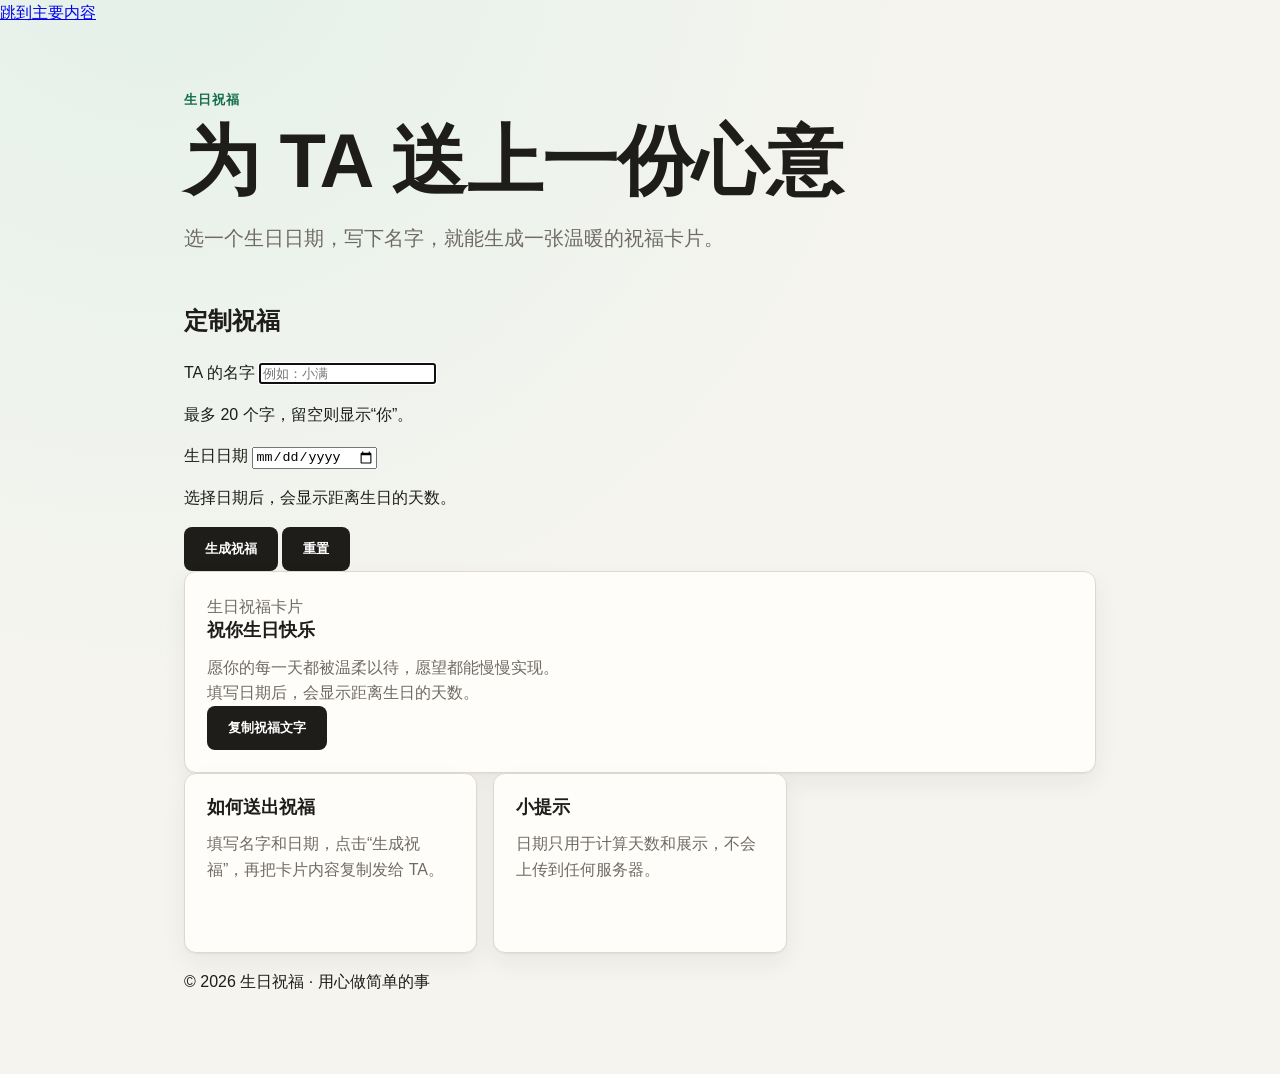
<file: index.html>
<!doctype html>
<html lang="zh-CN">
<head>
  <meta charset="utf-8">
  <meta name="viewport" content="width=device-width, initial-scale=1, viewport-fit=cover">
  <meta name="theme-color" content="#fdf2f8" media="(prefers-color-scheme: light)">
  <meta name="theme-color" content="#1f1720" media="(prefers-color-scheme: dark)">
  <meta name="description" content="生日祝福页面：为 TA 挑选日期，生成一张专属的祝福卡片，附上温暖的中文祝词与轻量动画。">
  <title>生日祝福 · 为 TA 送上一份心意</title>
  <link rel="stylesheet" href="index.css">
</head>
<body>
  <a class="skip-link" href="#main">跳到主要内容</a>

  <main class="page" id="main">
    <header class="hero">
      <p class="eyebrow">生日祝福</p>
      <h1>为 TA 送上一份心意</h1>
      <p class="lead">选一个生日日期，写下名字，就能生成一张温暖的祝福卡片。</p>
    </header>

    <section class="panel" aria-labelledby="form-title">
      <h2 id="form-title" class="panel-title">定制祝福</h2>
      <form class="form" id="wish-form" novalidate>
        <div class="field">
          <label class="label" for="name-input">TA 的名字</label>
          <input
            class="input"
            id="name-input"
            name="name"
            type="text"
            maxlength="20"
            autocomplete="off"
            enterkeyhint="next"
            placeholder="例如：小满"
            aria-describedby="name-hint">
          <p class="hint" id="name-hint">最多 20 个字，留空则显示“你”。</p>
        </div>

        <div class="field">
          <label class="label" for="date-input">生日日期</label>
          <input
            class="input"
            id="date-input"
            name="birthday"
            type="date"
            enterkeyhint="done"
            aria-describedby="date-hint">
          <p class="hint" id="date-hint">选择日期后，会显示距离生日的天数。</p>
        </div>

        <div class="actions">
          <button class="button" type="submit">生成祝福</button>
          <button class="button button-ghost" type="button" id="reset-btn">重置</button>
        </div>
      </form>
    </section>

    <section class="card-area" aria-live="polite" aria-atomic="true">
      <article class="card" id="wish-card" tabindex="-1">
        <p class="card-eyebrow">生日祝福卡片</p>
        <h2 class="card-title" id="card-title">祝你生日快乐</h2>
        <p class="card-text" id="card-text">愿你的每一天都被温柔以待，愿望都能慢慢实现。</p>
        <p class="card-meta" id="card-meta">填写日期后，会显示距离生日的天数。</p>
        <div class="card-actions">
          <button class="button button-ghost" type="button" id="copy-btn">复制祝福文字</button>
          <span class="copy-status" id="copy-status" role="status" aria-live="polite"></span>
        </div>
      </article>
    </section>

    <section class="grid" aria-labelledby="tips-title">
      <article class="card card-soft">
        <h2 id="tips-title">如何送出祝福</h2>
        <p>填写名字和日期，点击“生成祝福”，再把卡片内容复制发给 TA。</p>
      </article>
      <article class="card card-soft">
        <h2>小提示</h2>
        <p>日期只用于计算天数和展示，不会上传到任何服务器。</p>
      </article>
    </section>

    <footer class="footer">
      <p>© <span id="year">2024</span> 生日祝福 · 用心做简单的事</p>
    </footer>
  </main>

  <script>
    (function () {
      'use strict';

      var year = document.getElementById('year');
      if (year) {
        year.textContent = String(new Date().getFullYear());
      }

      var form = document.getElementById('wish-form');
      var nameInput = document.getElementById('name-input');
      var dateInput = document.getElementById('date-input');
      var resetBtn = document.getElementById('reset-btn');
      var copyBtn = document.getElementById('copy-btn');
      var copyStatus = document.getElementById('copy-status');
      var cardTitle = document.getElementById('card-title');
      var cardText = document.getElementById('card-text');
      var cardMeta = document.getElementById('card-meta');
      var wishCard = document.getElementById('wish-card');

      var DEFAULT_WISH = '愿你的每一天都被温柔以待，愿望都能慢慢实现。';

      var wishes = [
        '愿你的每一天都被温柔以待，愿望都能慢慢实现。',
        '愿新的一岁里，喜欢的事都顺利，想见的人都在身边。',
        '愿你被生活偏爱，被时光温柔，笑容常在。',
        '愿所有努力都有回响，所有期待都不落空。',
        '愿你的世界永远明亮，愿你的热爱永不降温。',
        '愿新的一岁，多喜乐，长安宁，所求皆如愿。'
      ];

      var reduceMotion = window.matchMedia &&
        window.matchMedia('(prefers-reduced-motion: reduce)').matches;

      function pad(n) {
        return n < 10 ? '0' + n : String(n);
      }

      function todayStart() {
        var now = new Date();
        return new Date(now.getFullYear(), now.getMonth(), now.getDate());
      }

      function daysUntilBirthday(dateStr) {
        if (!dateStr) return null;
        var parts = dateStr.split('-');
        if (parts.length !== 3) return null;
        var month = parseInt(parts[1], 10);
        var day = parseInt(parts[2], 10);
        if (!month || !day) return null;

        var today = todayStart();
        var next = new Date(today.getFullYear(), month - 1, day);
        if (next < today) {
          next = new Date(today.getFullYear() + 1, month - 1, day);
        }
        var diff = Math.round((next - today) / 86400000);
        return { days: diff, date: next };
      }

      function formatDate(d) {
        return d.getFullYear() + ' 年 ' + (d.getMonth() + 1) + ' 月 ' + d.getDate() + ' 日';
      }

      function setMeta(info) {
        if (info) {
          var dateLabel = formatDate(info.date);
          if (info.days === 0) {
            cardMeta.textContent = '就是今天！' + dateLabel;
            cardMeta.classList.add('is-today');
          } else if (info.days === 1) {
            cardMeta.textContent = '明天就是生日啦 · ' + dateLabel;
            cardMeta.classList.remove('is-today');
          } else {
            cardMeta.textContent = '距离下次生日还有 ' + info.days + ' 天 · ' + dateLabel;
            cardMeta.classList.remove('is-today');
          }
        } else {
          cardMeta.textContent = '填写日期后，会显示距离生日的天数。';
          cardMeta.classList.remove('is-today');
        }
      }

      function restartPop() {
        if (reduceMotion) return;
        wishCard.classList.remove('is-pop');
        // 触发重排以重启动画
        void wishCard.offsetWidth;
        wishCard.classList.add('is-pop');
      }

      function render() {
        var name = (nameInput.value || '').trim();
        var displayName = name || '你';
        var dateStr = dateInput.value;
        var info = daysUntilBirthday(dateStr);

        cardTitle.textContent = '祝' + displayName + '生日快乐';

        var wish = wishes[Math.floor(Math.random() * wishes.length)];
        cardText.textContent = wish;

        setMeta(info);
        restartPop();
        clearCopyStatus();
      }

      function clearCopyStatus() {
        copyStatus.textContent = '';
      }

      var copyTimer = null;
      function showCopyStatus(msg) {
        copyStatus.textContent = msg;
        if (copyTimer) clearTimeout(copyTimer);
        copyTimer = setTimeout(clearCopyStatus, 2400);
      }

      function copyText(text) {
        if (navigator.clipboard && navigator.clipboard.writeText) {
          return navigator.clipboard.writeText(text);
        }
        return new Promise(function (resolve, reject) {
          try {
            var ta = document.createElement('textarea');
            ta.value = text;
            ta.setAttribute('readonly', '');
            ta.style.position = 'fixed';
            ta.style.top = '-1000px';
            ta.style.opacity = '0';
            document.body.appendChild(ta);
            ta.select();
            var ok = document.execCommand('copy');
            document.body.removeChild(ta);
            ok ? resolve() : reject(new Error('copy failed'));
          } catch (err) {
            reject(err);
          }
        });
      }

      form.addEventListener('submit', function (e) {
        e.preventDefault();
        render();
        // 生成后把焦点移到卡片，方便读屏与键盘用户
        wishCard.focus({ preventScroll: false });
      });

      resetBtn.addEventListener('click', function () {
        nameInput.value = '';
        dateInput.value = '';
        cardTitle.textContent = '祝你生日快乐';
        cardText.textContent = DEFAULT_WISH;
        cardMeta.textContent = '填写日期后，会显示距离生日的天数。';
        cardMeta.classList.remove('is-today');
        wishCard.classList.remove('is-pop');
        clearCopyStatus();
        nameInput.focus();
      });

      copyBtn.addEventListener('click', function () {
        var title = cardTitle.textContent;
        var text = cardText.textContent;
        var meta = cardMeta.textContent;
        var payload = title + '\n' + text + (meta ? '\n' + meta : '');
        copyText(payload).then(function () {
          showCopyStatus('已复制，去发给 TA 吧');
        }).catch(function () {
          showCopyStatus('复制失败，请手动选择文字');
        });
      });

      // 输入时实时更新天数提示，减少一次点击
      dateInput.addEventListener('change', function () {
        setMeta(daysUntilBirthday(dateInput.value));
      });

      // 默认聚焦名字输入，提升桌面端体验；移动端不主动弹键盘
      if (window.matchMedia && window.matchMedia('(pointer: fine)').matches) {
        nameInput.focus();
      }
    })();
  </script>
</body>
</html>
</file>
<file: index.css>
:root {
  --bg: #f6f4ef;
  --bg-soft: #fffdf9;
  --text: #1e1d1a;
  --muted: #6f6b64;
  --accent: #146c4b;
  --accent-soft: #e4f1ea;
  --line: #ded9d0;
  --shadow: 0 1px 2px rgba(30, 29, 26, 0.05), 0 10px 24px rgba(30, 29, 26, 0.06);
  --radius: 12px;
}

* {
  box-sizing: border-box;
}

html {
  -webkit-text-size-adjust: 100%;
  scroll-behavior: smooth;
}

body {
  margin: 0;
  background: radial-gradient(circle at 12% -10%, var(--accent-soft), transparent 55%),
    var(--bg);
  background-attachment: fixed;
  color: var(--text);
  font-family: -apple-system, BlinkMacSystemFont, "Segoe UI", "PingFang SC",
    "Hiragino Sans GB", "Microsoft YaHei", sans-serif;
  line-height: 1.6;
  -webkit-font-smoothing: antialiased;
  text-rendering: optimizeLegibility;
}

.page {
  width: min(960px, 100%);
  margin: 0 auto;
  padding: 64px 24px;
}

.hero {
  max-width: 720px;
  margin-bottom: 48px;
  animation: rise-in 0.6s ease-out both;
}

.eyebrow {
  margin: 0 0 12px;
  color: var(--accent);
  font-size: 13px;
  font-weight: 700;
  letter-spacing: 0.08em;
  text-transform: uppercase;
}

h1 {
  margin: 0;
  font-size: clamp(40px, 8vw, 76px);
  line-height: 1.02;
  letter-spacing: -0.01em;
  text-wrap: balance;
}

.lead {
  max-width: 560px;
  margin: 22px 0 28px;
  color: var(--muted);
  font-size: 20px;
  text-wrap: pretty;
}

.button {
  display: inline-flex;
  align-items: center;
  justify-content: center;
  min-height: 44px;
  padding: 10px 20px;
  border: 1px solid transparent;
  border-radius: 8px;
  background: var(--text);
  color: #ffffff;
  text-decoration: none;
  font-weight: 600;
  transition: transform 0.18s ease, background-color 0.18s ease,
    box-shadow 0.18s ease;
}

.button:hover {
  background: var(--accent);
  box-shadow: var(--shadow);
  transform: translateY(-1px);
}

.button:active {
  transform: translateY(0);
}

.button:focus-visible,
a:focus-visible {
  outline: 3px solid var(--accent);
  outline-offset: 3px;
  border-radius: 8px;
}

.grid {
  display: grid;
  grid-template-columns: repeat(3, minmax(0, 1fr));
  gap: 16px;
}

.card {
  min-height: 180px;
  padding: 22px;
  border: 1px solid var(--line);
  border-radius: var(--radius);
  background: var(--bg-soft);
  box-shadow: var(--shadow);
  transition: transform 0.2s ease, box-shadow 0.2s ease,
    border-color 0.2s ease;
  animation: rise-in 0.6s ease-out both;
}

.card:nth-child(2) {
  animation-delay: 0.08s;
}

.card:nth-child(3) {
  animation-delay: 0.16s;
}

.card:hover {
  border-color: var(--accent);
  box-shadow: 0 2px 4px rgba(30, 29, 26, 0.06),
    0 16px 32px rgba(20, 108, 75, 0.12);
  transform: translateY(-2px);
}

.card h2 {
  margin: 0 0 12px;
  font-size: 18px;
  line-height: 1.3;
}

.card p {
  margin: 0;
  color: var(--muted);
}

@keyframes rise-in {
  from {
    opacity: 0;
    transform: translateY(12px);
  }
  to {
    opacity: 1;
    transform: translateY(0);
  }
}

@media (max-width: 720px) {
  .page {
    padding: 40px 18px;
    padding-bottom: calc(40px + env(safe-area-inset-bottom, 0px));
  }

  .hero {
    margin-bottom: 32px;
  }

  .lead {
    margin: 18px 0 24px;
    font-size: 17px;
  }

  .grid {
    grid-template-columns: 1fr;
    gap: 12px;
  }

  .card {
    min-height: 0;
    padding: 18px;
  }

  .button {
    width: 100%;
  }
}

@media (hover: none) {
  .card:hover,
  .button:hover {
    transform: none;
    box-shadow: var(--shadow);
  }

  .card:hover {
    border-color: var(--line);
  }

  .button:hover {
    background: var(--text);
  }
}

@media (prefers-reduced-motion: reduce) {
  html {
    scroll-behavior: auto;
  }

  *,
  *::before,
  *::after {
    animation-duration: 0.001ms !important;
    animation-iteration-count: 1 !important;
    transition-duration: 0.001ms !important;
  }
}
</file>
